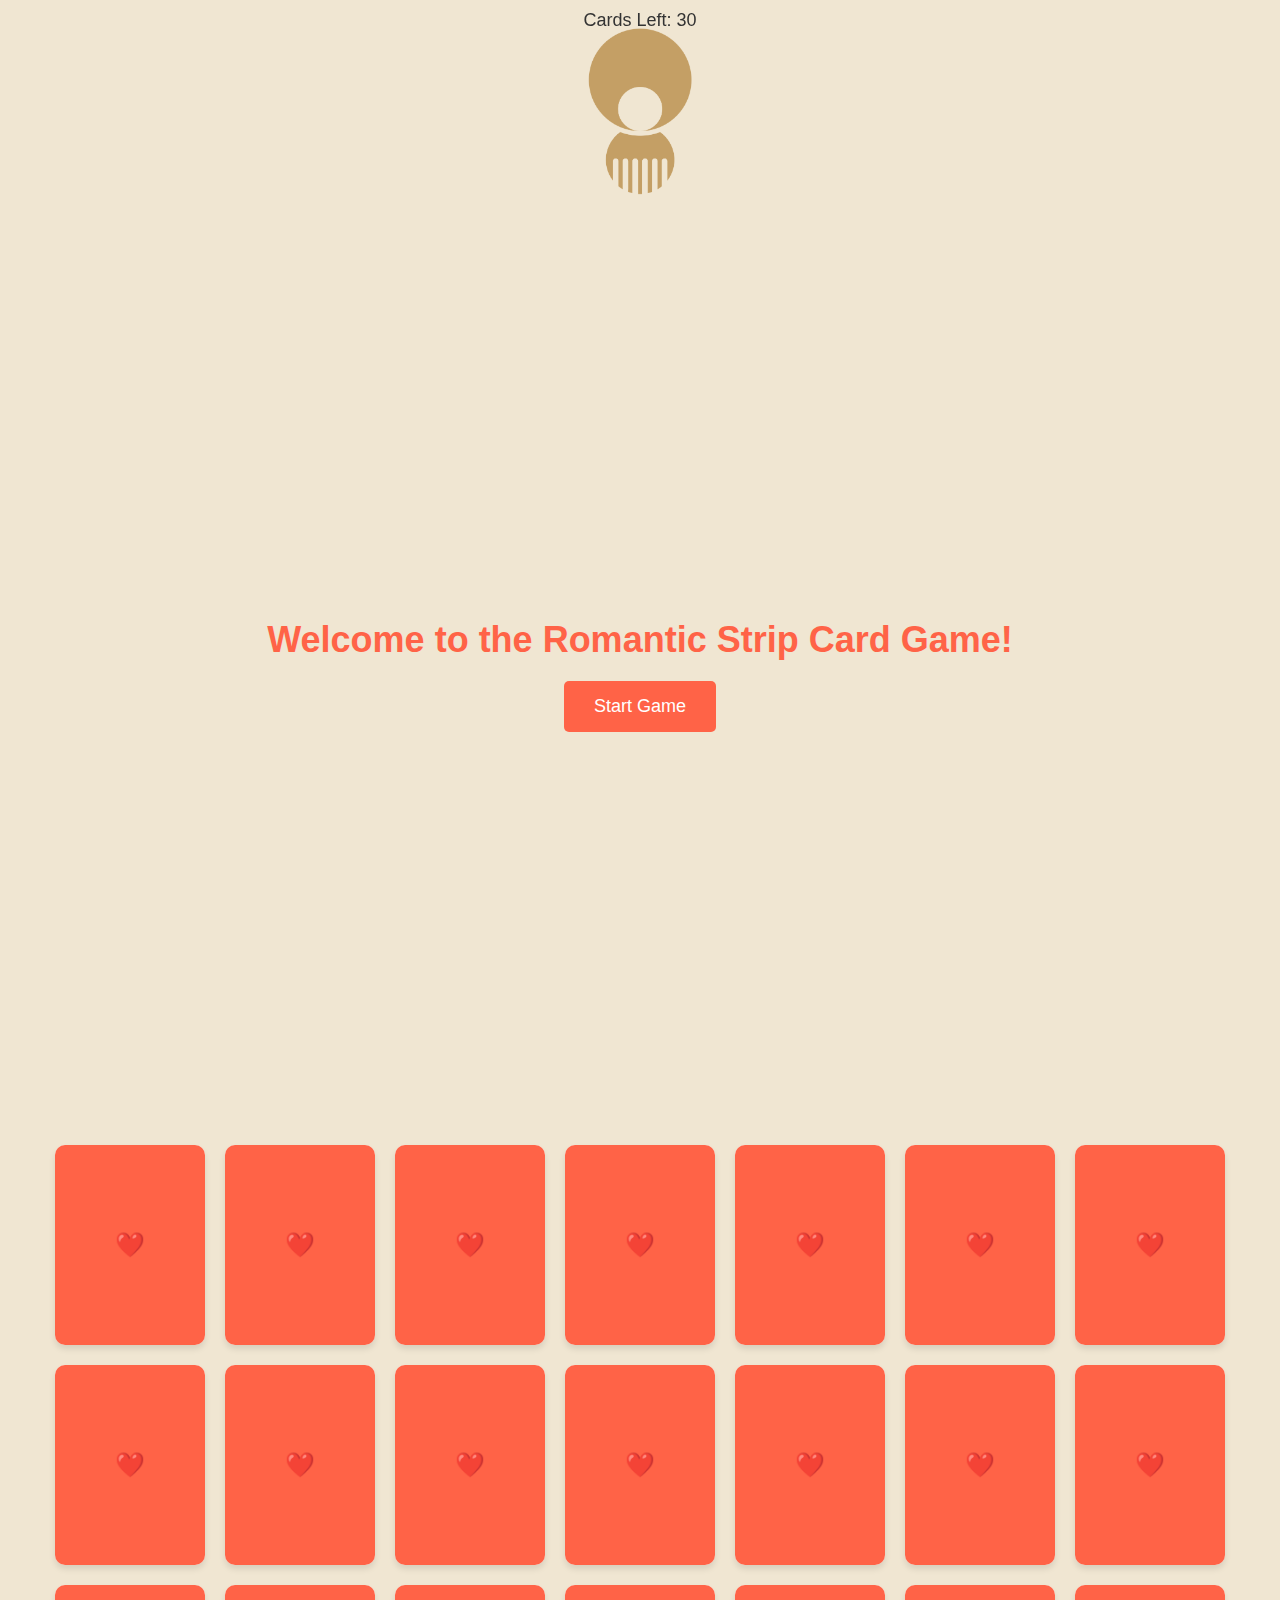
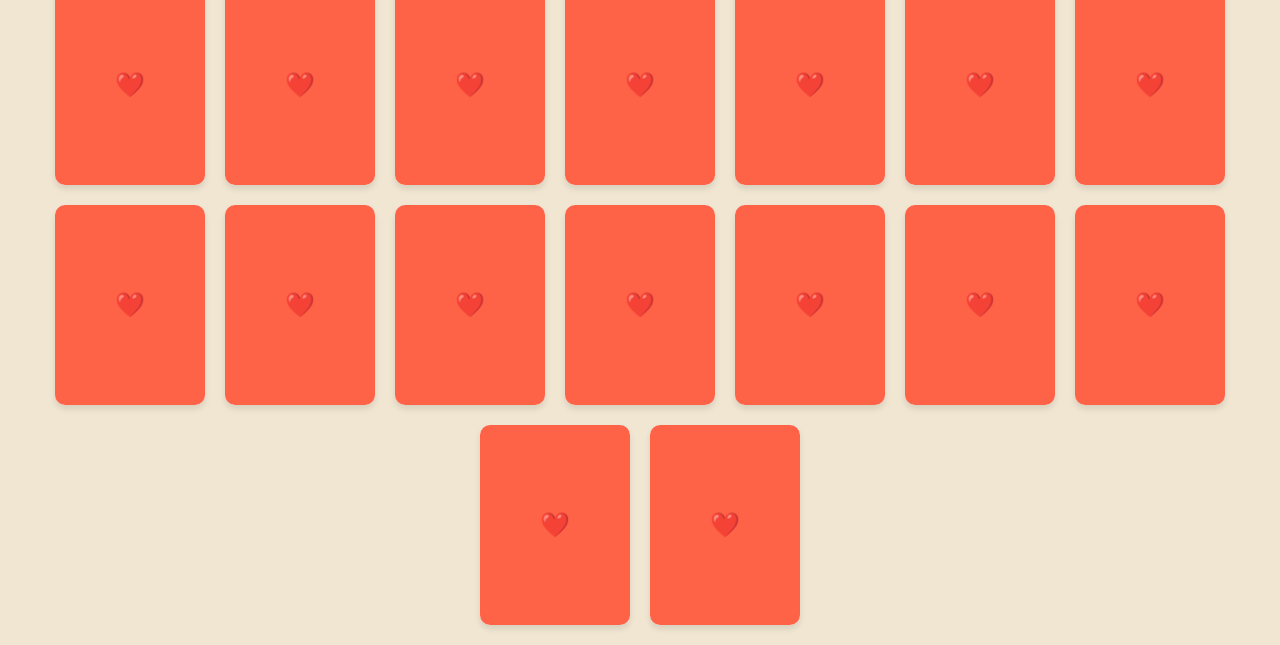
<file: fancey.html>
<!DOCTYPE html>
<html lang="en">
<head>
    <meta charset="UTF-8">
    <meta name="viewport" content="width=device-width, initial-scale: 1.0">
    <title>Romantic Strip Card Game</title>
    <style>
        #logo-link {
    display: block;
    text-align: center;
    margin: 20px auto;
}

#logo {
    width: 120px;  /* Adjust size */
    height: auto;
    cursor: pointer;
    transition: transform 0.3s ease;
}

#logo:hover {
    transform: scale(1.1);
}

        * { margin: 0; padding: 0; box-sizing: border-box; }
        body { font-family: 'Arial', sans-serif; background-color: #F0E6D2; overflow-x: hidden; }

        .centered-container { display: flex; justify-content: center; align-items: center; height: 100vh; flex-direction: column; text-align: center; }
        .welcome-text { font-size: 36px; color: #FF6347; font-weight: bold; margin-bottom: 20px; }
        .start-button { padding: 15px 30px; font-size: 18px; border: none; background-color: #FF6347; color: white; cursor: pointer; border-radius: 5px; transition: all 0.3s ease; }
        .start-button:hover { background-color: #e55b42; }
        .hidden { display: none; }

        .game-container { display: flex; flex-wrap: wrap; justify-content: center; gap: 20px; padding: 20px; }
        .card { width: 150px; height: 200px; background-color: #fff; border-radius: 10px; box-shadow: 0 4px 6px rgba(0, 0, 0, 0.1); cursor: pointer; position: relative; transform-style: preserve-3d; transition: transform 0.3s; }
        .card:hover { transform: scale(1.1); }
        .card-inner { width: 100%; height: 100%; position: absolute; transform: rotateY(0deg); transform-style: preserve-3d; transition: transform 0.6s; }
        .card.flipped .card-inner { transform: rotateY(180deg); }

        .card-front, .card-back { width: 100%; height: 100%; position: absolute; backface-visibility: hidden; display: flex; justify-content: center; align-items: center; font-size: 24px; color: white; font-weight: bold; border-radius: 10px; }
        .card-front { background-color: #FF6347; }
        .card-back { background-color: #FFD700; transform: rotateY(180deg); padding: 20px; text-align: center; font-size: 16px; }

        .prompt { font-size: 14px; font-weight: normal; color: #333; }

        #turn-indicator { position: fixed; top: 10px; left: 50%; transform: translateX(-50%); font-size: 18px; color: #333; }

    </style>
</head>
<body>
<!-- Logo acting as a Home Link -->
<a href="index.html" id="logo-link">
    <img src="logoi.png" alt="Game Logo" id="logo">
</a>

<!-- Welcome Page -->
<div class="centered-container" id="welcome-screen">
    <div class="welcome-text">Welcome to the Romantic Strip Card Game!</div>
    <button class="start-button" id="start-btn">Start Game</button>
</div>

<!-- Game Page (Hidden Initially) -->
<div class="game-container hidden" id="game-board">
    <!-- Cards will be added dynamically via JS -->
</div>

<!-- Turn Indicator -->
<div id="turn-indicator">Cards Left: 30</div>

<!-- GSAP (for animations) -->
<script src="https://cdnjs.cloudflare.com/ajax/libs/gsap/3.9.1/gsap.min.js"></script>

<script>
    // Handle Welcome and Start Button
    document.getElementById("start-btn").addEventListener("click", function () {
        gsap.to("#welcome-screen", { opacity: 0, duration: 1, onComplete: () => {
            document.getElementById("welcome-screen").classList.add("hidden");
            document.getElementById("game-board").classList.remove("hidden");
            gsap.from("#game-board", { opacity: 0, duration: 1 });

            // Animate card entrance
            gsap.from(".card", { scale: 0, opacity: 0, stagger: 0.1, duration: 0.5 });
        }});
    });

    // Spicy and Fun Prompts for Cards
    let prompts = [
        "Give your partner a compliment ❤️", "Share your favorite intimate memory together 💞",
        "Whisper something naughty in their ear 🥰", "Hold hands and feel the sparks fly 🤝",
        "Say three things you love about their body 💘", "Describe the moment you first laid eyes on them 💓",
        "Give them a surprise kiss 🤗", "What’s your favorite thing they do to turn you on? 💕",
        "Tell them one sex desire secret you've never shared before 😏", "Plan a hot date for later tonight 🎉",
        "Stare into each other’s eyes and let the tension build 👀", "Share the most romantic moment you’ve had this year ✨",
        "Give your partner a sensual shoulder massage 💆", "What song gets you both in the mood? 🎶",
        "Write a short love note and hand it over 💌", "Do a fun and flirty dance together 🕺💃",
        "Share your biggest dream in life, and make it something you could do together 🌟", "Tell them what you admire most about their personality 🏆",
        "Ask them a deep, intimate question 💭", "Recreate your first hug and relive the magic 🤗",
        "Close your eyes and describe their scent that drives you wild 🌹", "Guess each other's favorite romantic movie 🎬",
        "What’s one adventurous thing you’d love to do together? ✈️", "Reveal a funny childhood crush that still makes you laugh 😂",
        "Tell them how you knew they were someone special from the start ❤️", "Give a lingering 10-second kiss on the forehead 😘",
        "Share your favorite inside joke that always makes you laugh 🤣", "Ask them a fun and flirty ‘what if’ scenario 🤔",
        "Compliment their personality in the most heartfelt way 💡", "Say something sweet and cheesy to make them blush 🧀",
        "Give them a playful kiss on the cheek 😘", "Pretend you're in a movie scene and act it out with flair 🎬"
    ];

    // Generate 30 Cards Dynamically
    let deck = document.querySelector("#game-board");

    let remainingCards = 30;
    document.getElementById("turn-indicator").innerText = `Cards Left: ${remainingCards}`;

    for (let i = 0; i < 30; i++) {
        let card = document.createElement("div");
        card.classList.add("card");
        card.innerHTML = `
            <div class="card-inner">
                <div class="card-front">❤️</div>
                <div class="card-back"><p class="prompt">?</p></div>
            </div>
        `;
        card.addEventListener("click", function () {
            flipCard(card, i);
        });
        deck.appendChild(card);
    }

    let lastFlippedCard = null;

    function flipCard(card, index) {
        if (!card.classList.contains("flipped")) {
            card.classList.add("flipped");
            let randomPrompt = prompts[index];

            // Update the back of the card with the prompt
            setTimeout(() => {
                card.querySelector(".card-back .prompt").innerText = randomPrompt;
            }, 300);

            remainingCards--;
            document.getElementById("turn-indicator").innerText = `Cards Left: ${remainingCards}`;

            // If there was a card already flipped, hide it when the new card is flipped
            if (lastFlippedCard) {
                gsap.to(lastFlippedCard, { opacity: 0, x: -100, duration: 0.5 });
            }

            // Set the current card as the last flipped card
            lastFlippedCard = card;
        }
    }
</script>

</body>
</html>
</file>
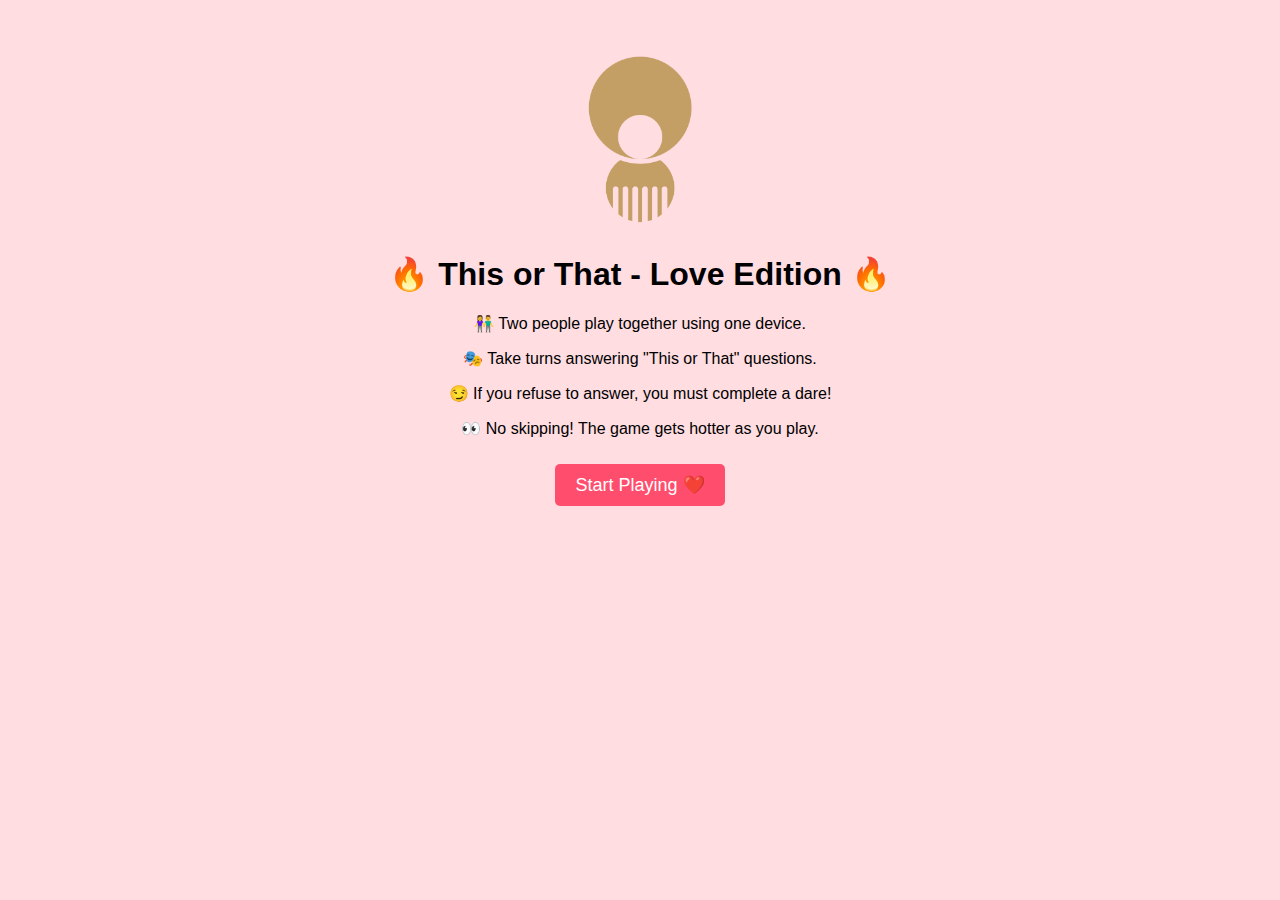
<file: thisorthat.html>
<!DOCTYPE html>
<html lang="en">
<head>
    <meta charset="UTF-8">
    <meta name="viewport" content="width=device-width, initial-scale=1.0">
    <title>This or That - Love Edition</title>
    <style>
        body {
            font-family: Arial, sans-serif;
            background-color: #ffdde1;
            text-align: center;
            padding: 20px;
        }
        #game-container {
            display: none;
        }
        .button {
            background-color: #ff4d6d;
            color: white;
            padding: 10px 20px;
            font-size: 18px;
            border: none;
            cursor: pointer;
            border-radius: 5px;
            margin: 10px;
        }
        .button:hover {
            background-color: #ff1e4d;
        }
        #logo-link {
    display: block;
    text-align: center;
    margin: 20px auto;
}

#logo {
    width: 120px;  /* Adjust size */
    height: auto;
    cursor: pointer;
    transition: transform 0.3s ease;
}

#logo:hover {
    transform: scale(1.1);
}

    </style>
</head>
<body>
<!-- Logo acting as a Home Link -->
<a href="index.html" id="logo-link">
    <img src="logoi.png" alt="Game Logo" id="logo">
</a>

<!-- Welcome Page -->
<div id="welcome-container">
    <h1>🔥 This or That - Love Edition 🔥</h1>
    <p>👫 Two people play together using one device.</p>
    <p>🎭 Take turns answering "This or That" questions.</p>
    <p>😏 If you refuse to answer, you must complete a dare!</p>
    <p>👀 No skipping! The game gets hotter as you play.</p>
    <button class="button" onclick="startGame()">Start Playing ❤️</button>
</div>

<!-- Game Section -->
<div id="game-container">
    <h2 id="question">Loading...</h2>
    <button class="button" onclick="nextQuestion('option1')">Option 1</button>
    <button class="button" onclick="nextQuestion('option2')">Option 2</button>
    <button class="button" onclick="showDare()">❌ I Pass (Do a Dare!)</button>
    <h3 id="dare" style="display: none;"></h3>
</div>

<script>
    let questions = [
        { q: "Slow, passionate kisses 😘 OR teasing, playful bites? 😏", dare: "Whisper your dirtiest thought to your partner 🔥" },
        { q: "Make-out session in the rain 🌧️ OR under the stars? ✨", dare: "Give a deep kiss for 10 seconds 😘" },
        { q: "Handcuffs ⛓️ OR Blindfolds? 😉", dare: "Let your partner take full control for the next round! 😈" },
        { q: "Hot shower together 🚿 OR cozy cuddling by the fire? 🔥", dare: "Lick your partner's neck for 5 seconds 😏" },
        { q: "Moaning softly 😌 OR whispering naughty words? 😈", dare: "Tell your partner your biggest turn-on 😘" },
        { q: "Be dominant 💪 OR be submissive? 😏", dare: "Let your partner decide your next move 😈" },
        { q: "Love bites OR love marks? 🖤", dare: "Leave a small bite mark somewhere on your partner 😉" },
        { q: "Romantic slow dance 💃 OR sensual lap dance? 🥵", dare: "Dance on your partner for 20 seconds 🔥" },
        { q: "Tease all night OR go straight to the point? 😜", dare: "Kiss somewhere unexpected 😘" },
        { q: "Public teasing 😏 OR private, intense moments? 🔥", dare: "Secretly whisper what you’d do if you were alone right now 😉" },
        { q: "Naughty texts 💬 OR sensual voice notes? 🔥", dare: "Send your partner a naughty text right now 😉" },
        { q: "Fingertip tracing 😌 OR full-body massage? 💆", dare: "Massage your partner for one minute 🥰" },
        { q: "Eye contact while kissing 👀 OR eyes closed for full feeling? 😘", dare: "Kiss without breaking eye contact 🔥" },
        { q: "Biting lips OR sucking fingers? 😏", dare: "Do it right now! 🔥" },
        { q: "Long teasing foreplay OR spontaneous fun? 😈", dare: "Describe what you’d do to your partner in detail 😉" },
        { q: "Neck kisses OR ear whispers? 😍", dare: "Kiss your partner’s neck slowly 🔥" },
        { q: "Being surprised OR doing the surprising? 😉", dare: "Your partner gets to choose a surprise for you 😏" },
        { q: "Playful tickling OR firm gripping? 😜", dare: "Tickle or grab your partner now 😈" },
        { q: "Slow & passionate OR rough & intense? 😏", dare: "Act out your answer for 10 seconds 😘" },
        { q: "Be tied up OR do the tying? 😉", dare: "Use something nearby to 'tie' your partner (for fun!) 🔥" },
        { q: "Whisper naughty things OR act them out? 😈", dare: "Whisper your wildest fantasy 😏" },
        { q: "Kisses all over OR just one deep kiss? 💋", dare: "Kiss five different spots on your partner 😘" },
        { q: "Secret rendezvous OR unexpected passion? 🔥", dare: "Tell your partner the naughtiest place you'd do it 😉" },
        { q: "Morning love OR late-night passion? 🌙", dare: "Give a good-morning style kiss 💋" },
        { q: "Hot and steamy OR slow and romantic? 😏", dare: "Describe a hot scene from a movie you love! 🔥" },
        { q: "Hair pulling OR back scratching? 😈", dare: "Do it lightly to your partner now 😉" },
        { q: "Being seduced OR doing the seducing? 🔥", dare: "Seduce your partner in 10 seconds 😘" },
        { q: "Love notes OR whispered words? 💌", dare: "Whisper your favorite compliment about your partner 😍" },
        { q: "A romantic getaway 🏝️ OR a night of adventure? 🌃", dare: "Plan a surprise date for your partner! ❤️" },
        { q: "Candlelight dinner 🍷 OR breakfast in bed? ☕", dare: "Feed your partner something delicious 😘" }
    ];

    let currentIndex = 0;

    function startGame() {
        document.getElementById("welcome-container").style.display = "none";
        document.getElementById("game-container").style.display = "block";
        loadQuestion();
    }

    function loadQuestion() {
        document.getElementById("dare").style.display = "none";
        if (currentIndex < questions.length) {
            document.getElementById("question").innerText = questions[currentIndex].q;
        } else {
            document.getElementById("question").innerText = "Game Over! Play Again?";
            currentIndex = 0;
        }
    }

    function nextQuestion(choice) {
        currentIndex++;
        loadQuestion();
    }

    function showDare() {
        document.getElementById("dare").innerText = "🔥 Dare: " + questions[currentIndex].dare;
        document.getElementById("dare").style.display = "block";
    }
</script>

</body>
</html>
</file>
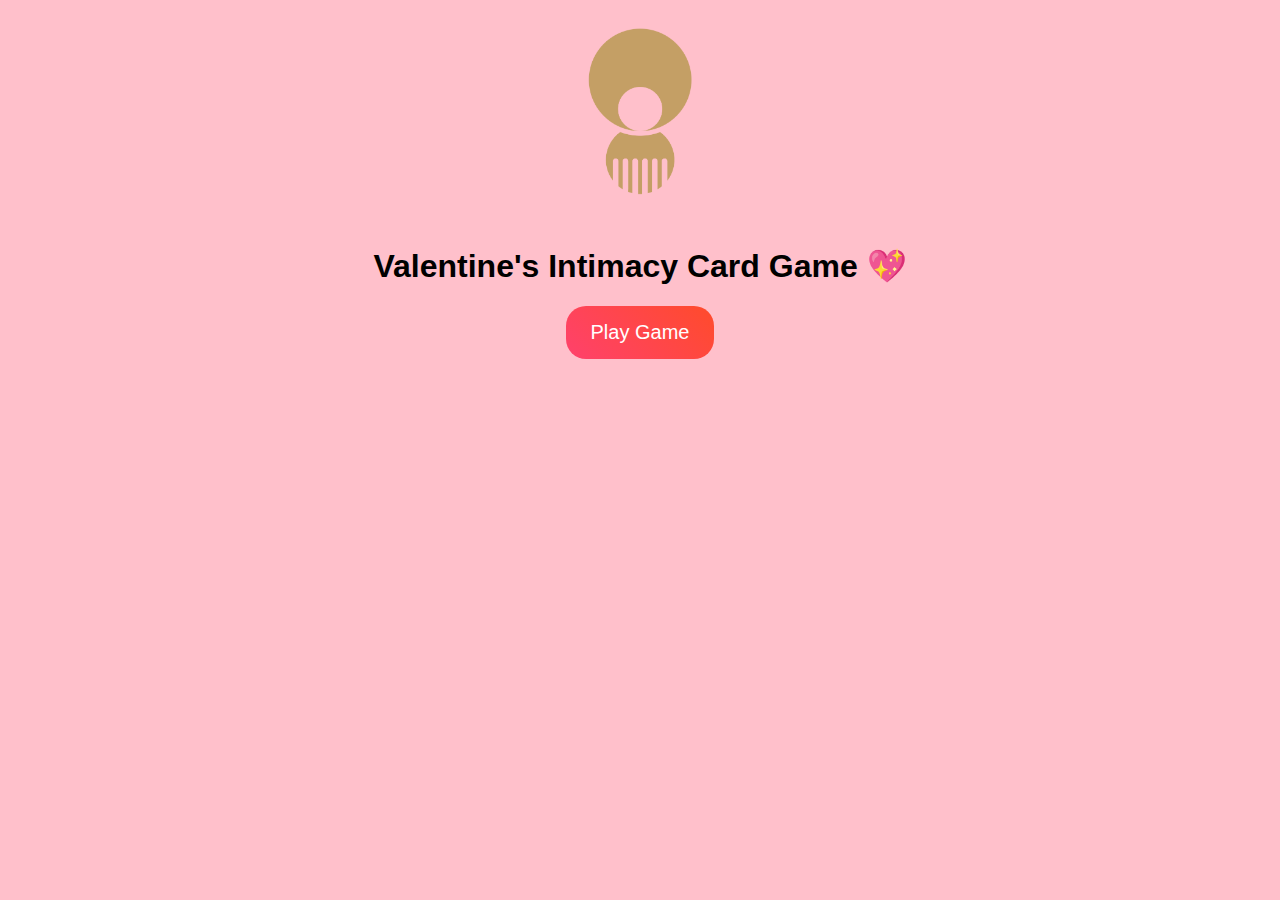
<file: val.html>
<!DOCTYPE html>
<html lang="en">
<head>
  <meta charset="UTF-8">
  <meta name="viewport" content="width=device-width, initial-scale=1.0">
  <title>Valentine's Card Game</title>
  <link rel="stylesheet" href="val.css">
  <script src="https://cdnjs.cloudflare.com/ajax/libs/gsap/3.12.2/gsap.min.js"></script>
</head>
<body>

<!-- Logo acting as a Home Link -->
<a href="index.html" id="logo-link">
  <img src="logoi.png" alt="Game Logo" id="logo">
</a>

<!-- Welcome Screen -->
<div id="welcome-screen" class="screen">
  <h1>Valentine's Intimacy Card Game 💖</h1>
  <button id="start-btn">Play Game</button>
</div>

<!-- Game Board -->
<div id="game-board" class="screen hidden">
  <h2 id="turn-indicator">Cards Left: 30</h2>
  <div class="card-deck"></div>
</div>

<script src="val.js"></script>
</body>
</html>
</file>
<file: val.css>
body {
    font-family: 'Arial', sans-serif;
    text-align: center;
    background: #FFC0CB;
    margin: 0;
    padding: 0;
}


.game-container {
    display: flex;
    flex-direction: column;
    align-items: center;
    height: 100vh;
    justify-content: center;
}

.screen {
    display: flex;
    flex-direction: column;
    align-items: center;
    justify-content: center;
}

.hidden {
    display: none;
}

/* 🔥 Animated Play Button */
button {
    padding: 15px 25px;
    font-size: 20px;
    background: linear-gradient(45deg, #ff416c, #ff4b2b);
    color: white;
    border: none;
    cursor: pointer;
    border-radius: 20px;
    transition: transform 0.2s, box-shadow 0.2s;
}

button:hover {
    transform: scale(1.1);
    box-shadow: 0px 5px 15px rgba(255, 75, 43, 0.5);
}

.card-deck {
    margin-top: 20px;
    display: flex;
    flex-wrap: wrap;
    gap: 10px;
    justify-content: center;
    width: 80%;
}

/* 🔥 Bigger & Cooler Cards */
.card {
    width: 150px;
    height: 220px;
    background: white;
    border-radius: 15px;
    box-shadow: 2px 2px 10px rgba(0, 0, 0, 0.3);
    cursor: pointer;
    perspective: 1000px;
}

.card-inner {
    width: 100%;
    height: 100%;
    position: relative;
    transform-style: preserve-3d;
    transition: transform 0.6s;
}

.card.flipped .card-inner {
    transform: rotateY(180deg);
}

.card-front,
.card-back {
    position: absolute;
    width: 100%;
    height: 100%;
    backface-visibility: hidden;
    display: flex;
    align-items: center;
    justify-content: center;
    font-size: 20px;
    border-radius: 10px;
    font-weight: bold;
    text-align: center;
    padding: 10px;
}

.card-front {
    background: red;
    color: white;
}

.card-back {
    background: white;
    color: black;
    transform: rotateY(180deg);
}

#logo-link {
    display: block;
    text-align: center;
    margin: 20px auto;
}

#logo {
    width: 120px;  /* Adjust size */
    height: auto;
    cursor: pointer;
    transition: transform 0.3s ease;
}

#logo:hover {
    transform: scale(1.1);
}
</file>
